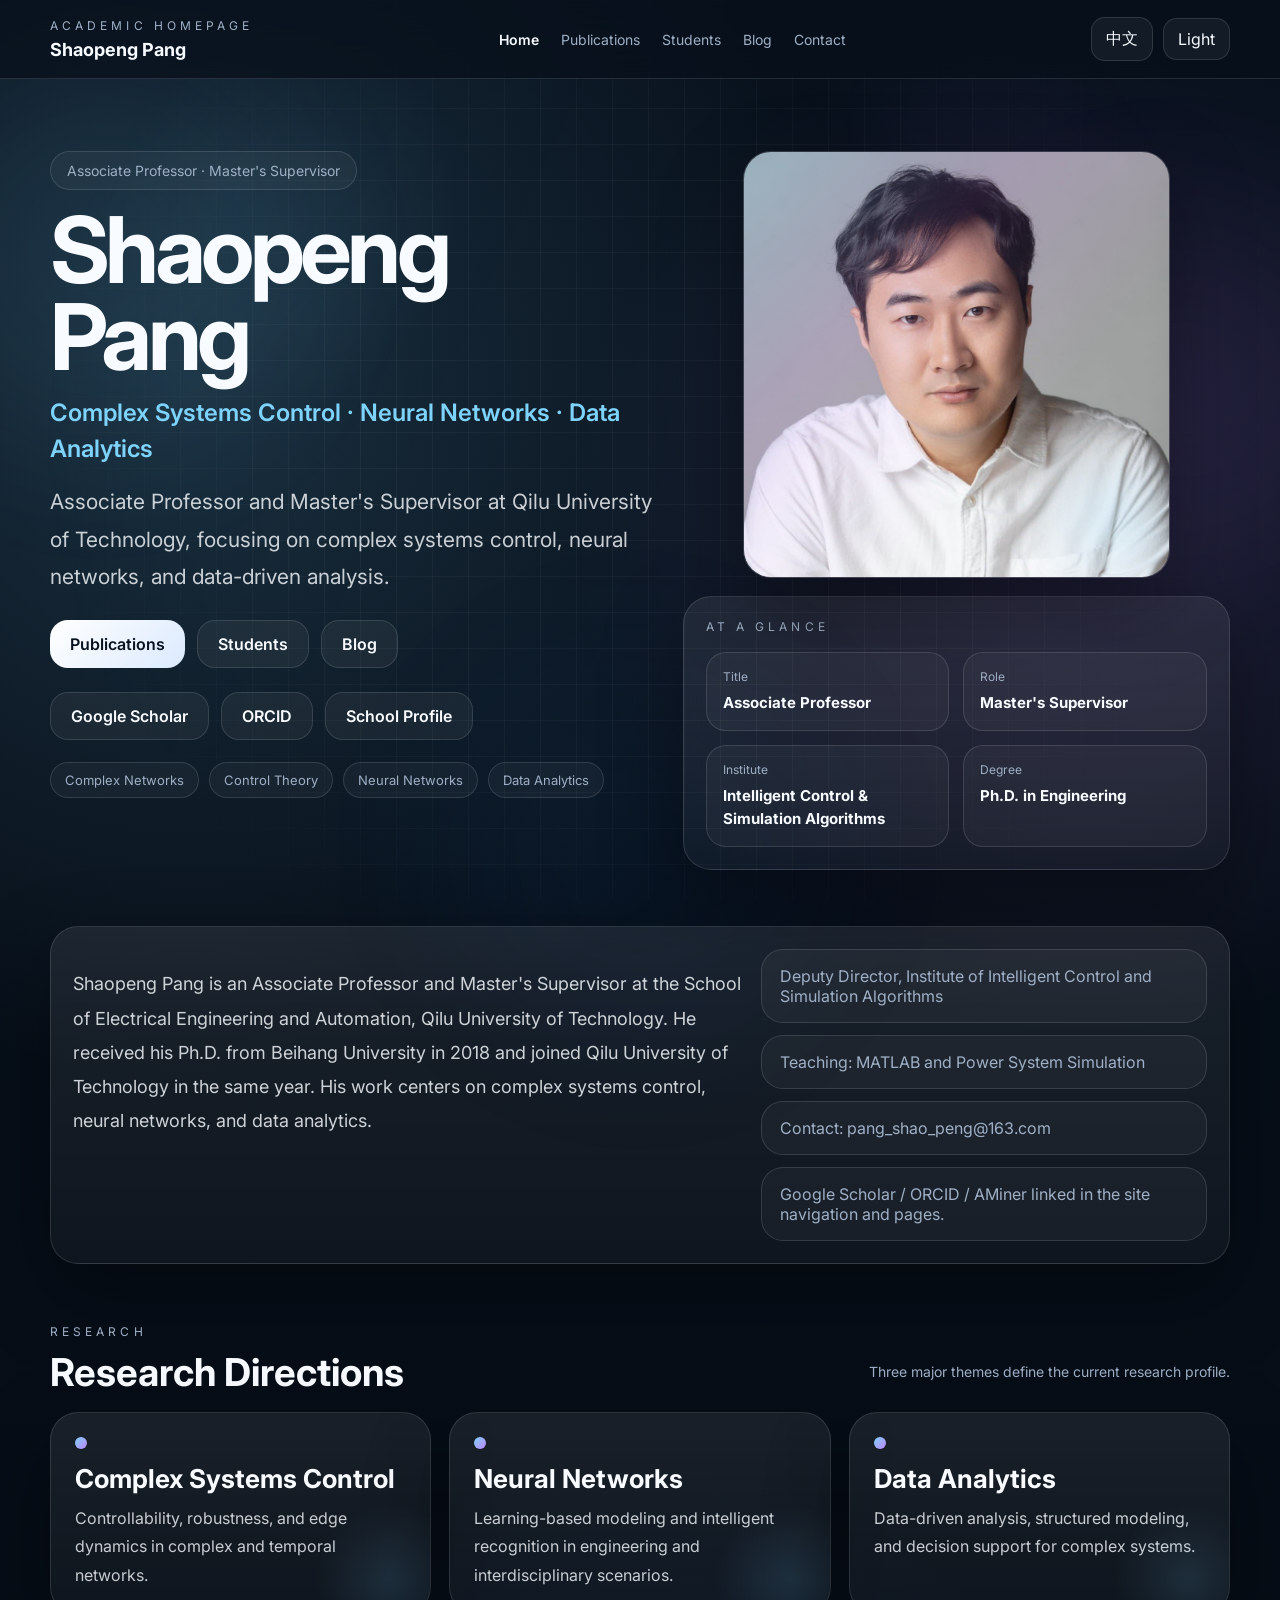
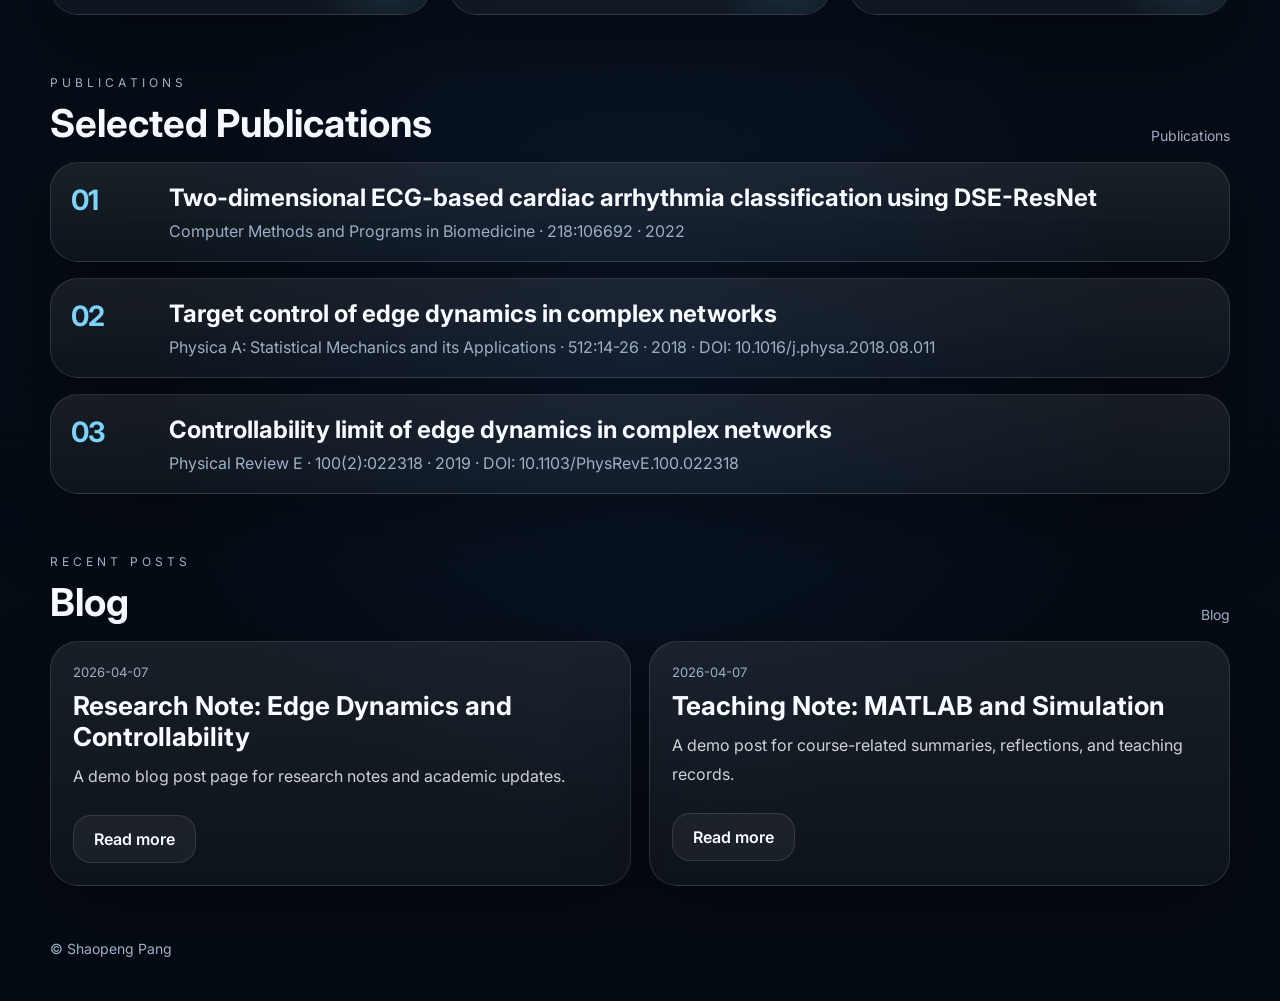
<file: index.html>
<!DOCTYPE html>
<html lang="en">
<head>
  <meta charset="UTF-8" />
  <meta name="viewport" content="width=device-width, initial-scale=1.0" />
  <title>Shaopeng Pang | Academic Homepage</title>
  <link rel="preconnect" href="https://fonts.googleapis.com">
  <link rel="preconnect" href="https://fonts.gstatic.com" crossorigin>
  <link href="https://fonts.googleapis.com/css2?family=Inter:wght@400;500;600;700;800&display=swap" rel="stylesheet">
  <link rel="stylesheet" href="style.css" />
</head>
<body data-theme="dark">
  <div class="bg-mesh"></div>
  <div class="bg-glow glow-a"></div>
  <div class="bg-glow glow-b"></div>
  <div class="bg-glow glow-c"></div>
  
  <header class="site-header">
    <div class="container nav-wrap">
      <a class="brand" href="index.html">
        <span class="brand-kicker" data-i18n="siteLabel">Academic Homepage</span>
        <span class="brand-name">Shaopeng Pang</span>
      </a>
      <nav class="desktop-nav">
        <a href="index.html" class="active" data-i18n="navHome">Home</a>
        <a href="publications.html" class="" data-i18n="navPublications">Publications</a>
        <a href="students.html" class="" data-i18n="navStudents">Students</a>
        <a href="blog.html" class="" data-i18n="navBlog">Blog</a>
        <a href="contact.html" class="" data-i18n="navContact">Contact</a>
      </nav>
      <div class="nav-actions">
        <button class="toggle-btn" id="langToggle">中文</button>
        <button class="toggle-btn" id="themeToggle">Light</button>
        <button class="menu-btn" id="menuBtn">Menu</button>
      </div>
    </div>
    <div class="mobile-nav" id="mobileNav">
      <a href="index.html" data-i18n="navHome">Home</a>
      <a href="publications.html" data-i18n="navPublications">Publications</a>
      <a href="students.html" data-i18n="navStudents">Students</a>
      <a href="blog.html" data-i18n="navBlog">Blog</a>
      <a href="contact.html" data-i18n="navContact">Contact</a>
    </div>
  </header>

  
<main>
<section class="hero container reveal">
  <div class="hero-copy">
    <div class="hero-meta" data-i18n="heroMeta">Associate Professor · Master's Supervisor</div>
    <h1>Shaopeng Pang</h1>
    <p class="hero-subtitle" data-i18n="heroSubtitle">Complex Systems Control · Neural Networks · Data Analytics</p>
    <p class="hero-text" data-i18n="heroText">Associate Professor and Master's Supervisor at Qilu University of Technology, focusing on complex systems control, neural networks, and data-driven analysis.</p>
    <div class="hero-links">
      <a class="primary-btn" href="publications.html" data-i18n="navPublications">Publications</a>
      <a class="secondary-btn" href="students.html" data-i18n="navStudents">Students</a>
      <a class="secondary-btn" href="blog.html" data-i18n="navBlog">Blog</a>
    </div>
    <div class="hero-links">
      <a class="secondary-btn" href="https://scholar.google.com/citations?user=oGCUEnEAAAAJ&hl=zh-CN" target="_blank" rel="noopener">Google Scholar</a>
      <a class="secondary-btn" href="https://orcid.org/0000-0001-6941-1834" target="_blank" rel="noopener">ORCID</a>
      <a class="secondary-btn" href="https://dqxy.qlu.edu.cn/2019/1228/c8150a141472/page.htm" target="_blank" rel="noopener" data-i18n="schoolProfile">School Profile</a>
    </div>
    <div class="keyword-row">
      <span class="chip" data-i18n="kw1">Complex Networks</span>
      <span class="chip" data-i18n="kw2">Control Theory</span>
      <span class="chip" data-i18n="kw3">Neural Networks</span>
      <span class="chip" data-i18n="kw4">Data Analytics</span>
    </div>
  </div>
  <div class="hero-side">
    <div class="portrait-card"><img src="psp.png" alt="Shaopeng Pang" class="portrait" /></div>
    <div class="focus-card">
      <div class="focus-title" data-i18n="focusTitle">At a Glance</div>
      <div class="focus-grid">
        <div class="mini-stat"><span class="mini-stat-label" data-i18n="statLabel1">Title</span><strong data-i18n="stat1">Associate Professor</strong></div>
        <div class="mini-stat"><span class="mini-stat-label" data-i18n="statLabel2">Role</span><strong data-i18n="stat2">Master's Supervisor</strong></div>
        <div class="mini-stat"><span class="mini-stat-label" data-i18n="statLabel3">Institute</span><strong data-i18n="stat3">Intelligent Control & Simulation Algorithms</strong></div>
        <div class="mini-stat"><span class="mini-stat-label" data-i18n="statLabel4">Degree</span><strong data-i18n="stat4">Ph.D. in Engineering</strong></div>
      </div>
    </div>
  </div>
</section>

<section class="container section reveal">
  <div class="feature-panel">
    <div class="feature-main">
      <p data-i18n="aboutText">Shaopeng Pang is an Associate Professor and Master's Supervisor at the School of Electrical Engineering and Automation, Qilu University of Technology. He received his Ph.D. from Beihang University in 2018 and joined Qilu University of Technology in the same year. His work centers on complex systems control, neural networks, and data analytics.</p>
    </div>
    <div class="feature-side">
      <div class="side-note" data-i18n="aboutPoint1">Deputy Director, Institute of Intelligent Control and Simulation Algorithms</div>
      <div class="side-note" data-i18n="aboutPoint2">Teaching: MATLAB and Power System Simulation</div>
      <div class="side-note" data-i18n="aboutPoint3">Contact: pang_shao_peng@163.com</div>
      <div class="side-note">Google Scholar / ORCID / AMiner linked in the site navigation and pages.</div>
    </div>
  </div>
</section>

<section class="container section reveal">
  <div class="section-head">
    <div><p class="section-kicker" data-i18n="researchKicker">Research</p><h2 data-i18n="researchTitle">Research Directions</h2></div>
    <p class="section-lead" data-i18n="researchLead">Three major themes define the current research profile.</p>
  </div>
  <div class="research-grid">
    <article class="research-card"><div class="research-dot"></div><h3 data-i18n="research1Title">Complex Systems Control</h3><p data-i18n="research1Text">Controllability, robustness, and edge dynamics in complex and temporal networks.</p></article>
    <article class="research-card"><div class="research-dot"></div><h3 data-i18n="research2Title">Neural Networks</h3><p data-i18n="research2Text">Learning-based modeling and intelligent recognition in engineering and interdisciplinary scenarios.</p></article>
    <article class="research-card"><div class="research-dot"></div><h3 data-i18n="research3Title">Data Analytics</h3><p data-i18n="research3Text">Data-driven analysis, structured modeling, and decision support for complex systems.</p></article>
  </div>
</section>

<section class="container section reveal">
  <div class="section-head">
    <div><p class="section-kicker" data-i18n="pubKicker">Publications</p><h2 data-i18n="pubTitle">Selected Publications</h2></div>
    <a class="inline-link" href="publications.html" data-i18n="navPublications">Publications</a>
  </div>
  <div class="publication-list">
    <article class="publication-item"><span class="pub-num">01</span><div><h3 data-i18n="pub1Title">Two-dimensional ECG-based cardiac arrhythmia classification using DSE-ResNet</h3><p data-i18n="pub1Meta">Computer Methods and Programs in Biomedicine · 218:106692 · 2022</p></div></article>
    <article class="publication-item"><span class="pub-num">02</span><div><h3 data-i18n="pub2Title">Target control of edge dynamics in complex networks</h3><p data-i18n="pub2Meta">Physica A: Statistical Mechanics and its Applications · 512:14-26 · 2018 · DOI: 10.1016/j.physa.2018.08.011</p></div></article>
    <article class="publication-item"><span class="pub-num">03</span><div><h3 data-i18n="pub3Title">Controllability limit of edge dynamics in complex networks</h3><p data-i18n="pub3Meta">Physical Review E · 100(2):022318 · 2019 · DOI: 10.1103/PhysRevE.100.022318</p></div></article>
  </div>
</section>

<section class="container section reveal">
  <div class="section-head">
    <div><p class="section-kicker" data-i18n="recentPosts">Recent Posts</p><h2 data-i18n="navBlog">Blog</h2></div>
    <a class="inline-link" href="blog.html" data-i18n="navBlog">Blog</a>
  </div>
  <div class="post-grid">
    <article class="post-card">
      <div class="post-meta">2026-04-07</div>
      <h3 data-i18n="post1Title">Research Note: Edge Dynamics and Controllability</h3>
      <p data-i18n="post1Text">A demo blog post page for research notes and academic updates.</p>
      <div class="hero-links"><a class="secondary-btn" href="posts/research-note-1.html" data-i18n="readMore">Read more</a></div>
    </article>
    <article class="post-card">
      <div class="post-meta">2026-04-07</div>
      <h3 data-i18n="post2Title">Teaching Note: MATLAB and Simulation</h3>
      <p data-i18n="post2Text">A demo post for course-related summaries, reflections, and teaching records.</p>
      <div class="hero-links"><a class="secondary-btn" href="posts/teaching-note-1.html" data-i18n="readMore">Read more</a></div>
    </article>
  </div>
</section>
</main>

  <footer class="site-footer container"><span>© Shaopeng Pang</span></footer>
  <script src="script.js"></script>
</body>
</html>
</file>
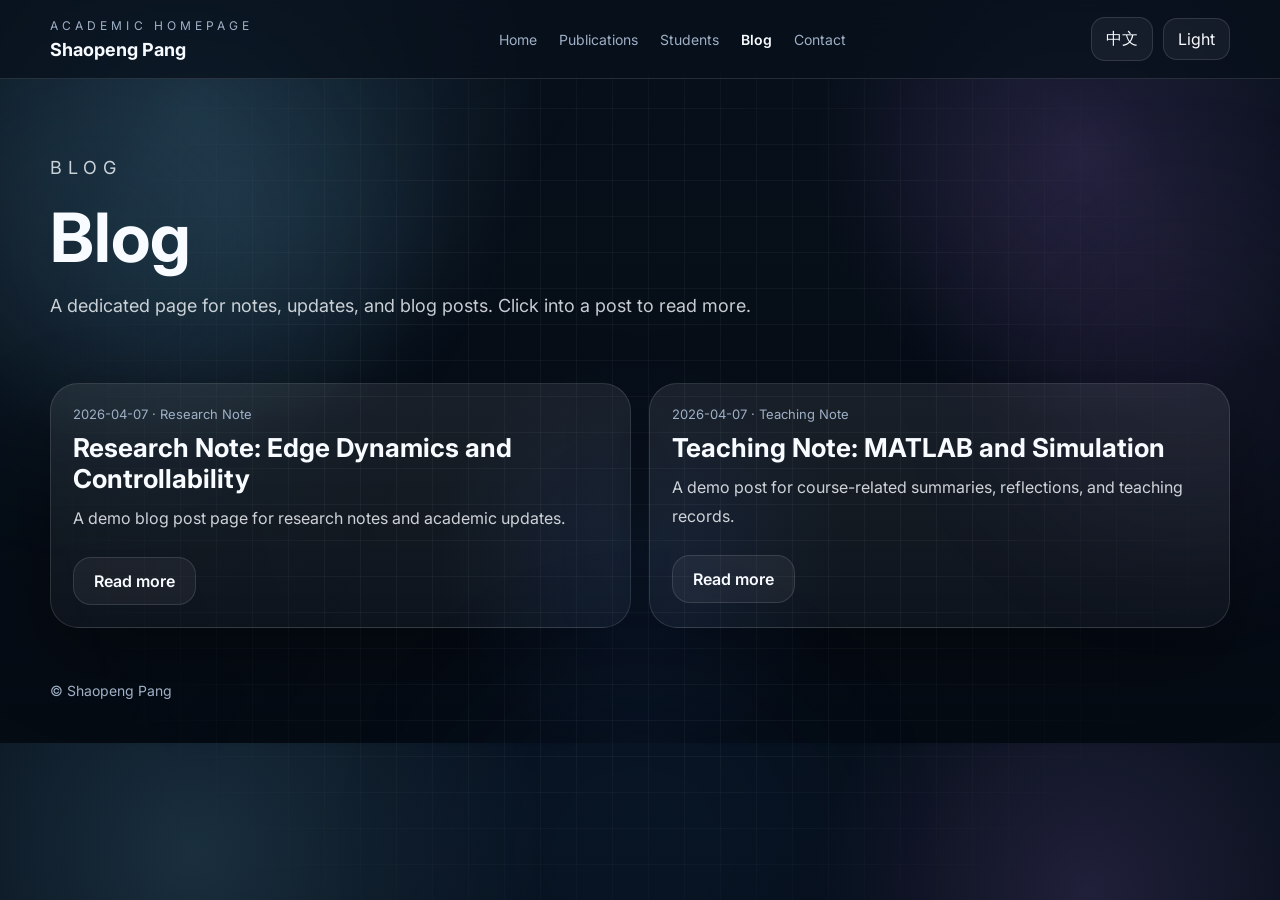
<file: blog.html>
<!DOCTYPE html>
<html lang="en">
<head>
  <meta charset="UTF-8" />
  <meta name="viewport" content="width=device-width, initial-scale=1.0" />
  <title>Blog | Shaopeng Pang</title>
  <link rel="preconnect" href="https://fonts.googleapis.com">
  <link rel="preconnect" href="https://fonts.gstatic.com" crossorigin>
  <link href="https://fonts.googleapis.com/css2?family=Inter:wght@400;500;600;700;800&display=swap" rel="stylesheet">
  <link rel="stylesheet" href="style.css" />
</head>
<body data-theme="dark">
  <div class="bg-mesh"></div>
  <div class="bg-glow glow-a"></div>
  <div class="bg-glow glow-b"></div>
  <div class="bg-glow glow-c"></div>
  
  <header class="site-header">
    <div class="container nav-wrap">
      <a class="brand" href="index.html">
        <span class="brand-kicker" data-i18n="siteLabel">Academic Homepage</span>
        <span class="brand-name">Shaopeng Pang</span>
      </a>
      <nav class="desktop-nav">
        <a href="index.html" class="" data-i18n="navHome">Home</a>
        <a href="publications.html" class="" data-i18n="navPublications">Publications</a>
        <a href="students.html" class="" data-i18n="navStudents">Students</a>
        <a href="blog.html" class="active" data-i18n="navBlog">Blog</a>
        <a href="contact.html" class="" data-i18n="navContact">Contact</a>
      </nav>
      <div class="nav-actions">
        <button class="toggle-btn" id="langToggle">中文</button>
        <button class="toggle-btn" id="themeToggle">Light</button>
        <button class="menu-btn" id="menuBtn">Menu</button>
      </div>
    </div>
    <div class="mobile-nav" id="mobileNav">
      <a href="index.html" data-i18n="navHome">Home</a>
      <a href="publications.html" data-i18n="navPublications">Publications</a>
      <a href="students.html" data-i18n="navStudents">Students</a>
      <a href="blog.html" data-i18n="navBlog">Blog</a>
      <a href="contact.html" data-i18n="navContact">Contact</a>
    </div>
  </header>

  
<main class="container">
  <section class="page-hero reveal">
    <p class="section-kicker" data-i18n="navBlog">Blog</p>
    <h1 data-i18n="pageBlogTitle">Blog</h1>
    <p data-i18n="pageBlogText">A dedicated page for notes, updates, and blog posts. Click into a post to read more.</p>
  </section>
  <section class="section reveal">
    <div class="post-grid">
      <article class="post-card">
        <div class="post-meta">2026-04-07 · Research Note</div>
        <h3 data-i18n="post1Title">Research Note: Edge Dynamics and Controllability</h3>
        <p data-i18n="post1Text">A demo blog post page for research notes and academic updates.</p>
        <div class="hero-links"><a class="secondary-btn" href="posts/research-note-1.html" data-i18n="readMore">Read more</a></div>
      </article>
      <article class="post-card">
        <div class="post-meta">2026-04-07 · Teaching Note</div>
        <h3 data-i18n="post2Title">Teaching Note: MATLAB and Simulation</h3>
        <p data-i18n="post2Text">A demo post for course-related summaries, reflections, and teaching records.</p>
        <div class="hero-links"><a class="secondary-btn" href="posts/teaching-note-1.html" data-i18n="readMore">Read more</a></div>
      </article>
    </div>
  </section>
</main>

  <footer class="site-footer container"><span>© Shaopeng Pang</span></footer>
  <script src="script.js"></script>
</body>
</html>
</file>
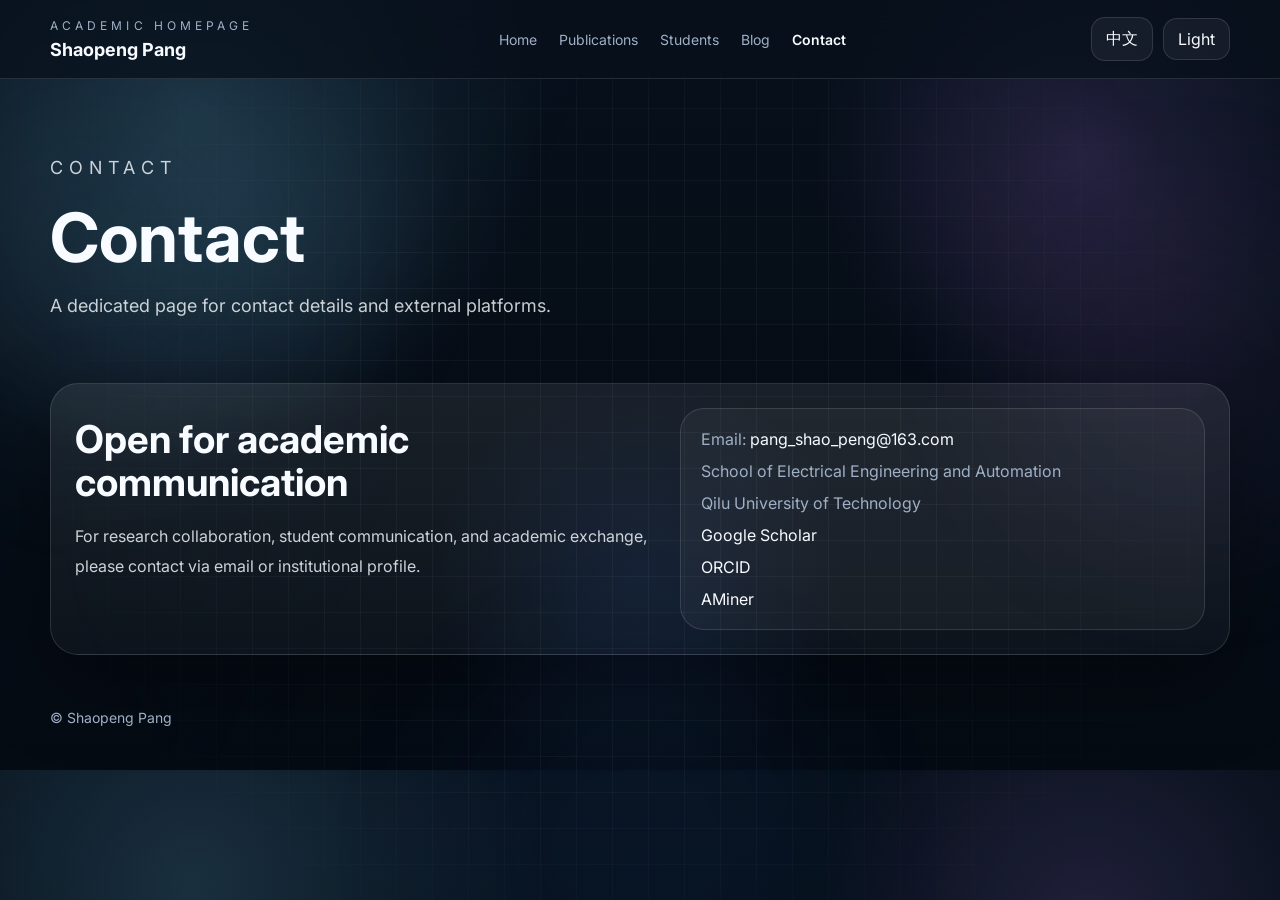
<file: contact.html>
<!DOCTYPE html>
<html lang="en">
<head>
  <meta charset="UTF-8" />
  <meta name="viewport" content="width=device-width, initial-scale=1.0" />
  <title>Contact | Shaopeng Pang</title>
  <link rel="preconnect" href="https://fonts.googleapis.com">
  <link rel="preconnect" href="https://fonts.gstatic.com" crossorigin>
  <link href="https://fonts.googleapis.com/css2?family=Inter:wght@400;500;600;700;800&display=swap" rel="stylesheet">
  <link rel="stylesheet" href="style.css" />
</head>
<body data-theme="dark">
  <div class="bg-mesh"></div>
  <div class="bg-glow glow-a"></div>
  <div class="bg-glow glow-b"></div>
  <div class="bg-glow glow-c"></div>
  
  <header class="site-header">
    <div class="container nav-wrap">
      <a class="brand" href="index.html">
        <span class="brand-kicker" data-i18n="siteLabel">Academic Homepage</span>
        <span class="brand-name">Shaopeng Pang</span>
      </a>
      <nav class="desktop-nav">
        <a href="index.html" class="" data-i18n="navHome">Home</a>
        <a href="publications.html" class="" data-i18n="navPublications">Publications</a>
        <a href="students.html" class="" data-i18n="navStudents">Students</a>
        <a href="blog.html" class="" data-i18n="navBlog">Blog</a>
        <a href="contact.html" class="active" data-i18n="navContact">Contact</a>
      </nav>
      <div class="nav-actions">
        <button class="toggle-btn" id="langToggle">中文</button>
        <button class="toggle-btn" id="themeToggle">Light</button>
        <button class="menu-btn" id="menuBtn">Menu</button>
      </div>
    </div>
    <div class="mobile-nav" id="mobileNav">
      <a href="index.html" data-i18n="navHome">Home</a>
      <a href="publications.html" data-i18n="navPublications">Publications</a>
      <a href="students.html" data-i18n="navStudents">Students</a>
      <a href="blog.html" data-i18n="navBlog">Blog</a>
      <a href="contact.html" data-i18n="navContact">Contact</a>
    </div>
  </header>

  
<main class="container">
  <section class="page-hero reveal">
    <p class="section-kicker" data-i18n="contactKicker">Contact</p>
    <h1 data-i18n="pageContactTitle">Contact</h1>
    <p data-i18n="pageContactText">A dedicated page for contact details and external platforms.</p>
  </section>
  <section class="section reveal">
    <div class="contact-panel">
      <div>
        <h2 data-i18n="contactTitle">Open for academic communication</h2>
        <p class="contact-text" data-i18n="contactText">For research collaboration, student communication, and academic exchange, please contact via email or institutional profile.</p>
      </div>
      <div class="contact-box">
        <div><span data-i18n="contactEmail">Email</span>: <a href="mailto:pang_shao_peng@163.com">pang_shao_peng@163.com</a></div>
        <div data-i18n="contactSchool">School of Electrical Engineering and Automation</div>
        <div data-i18n="contactUni">Qilu University of Technology</div>
        <div><a href="https://scholar.google.com/citations?user=oGCUEnEAAAAJ&hl=zh-CN" target="_blank" rel="noopener">Google Scholar</a></div>
        <div><a href="https://orcid.org/0000-0001-6941-1834" target="_blank" rel="noopener">ORCID</a></div>
        <div><a href="https://www.aminer.cn/profile/shaopeng-pang/53f434f5dabfaeee2299ddf6" target="_blank" rel="noopener">AMiner</a></div>
      </div>
    </div>
  </section>
</main>

  <footer class="site-footer container"><span>© Shaopeng Pang</span></footer>
  <script src="script.js"></script>
</body>
</html>
</file>
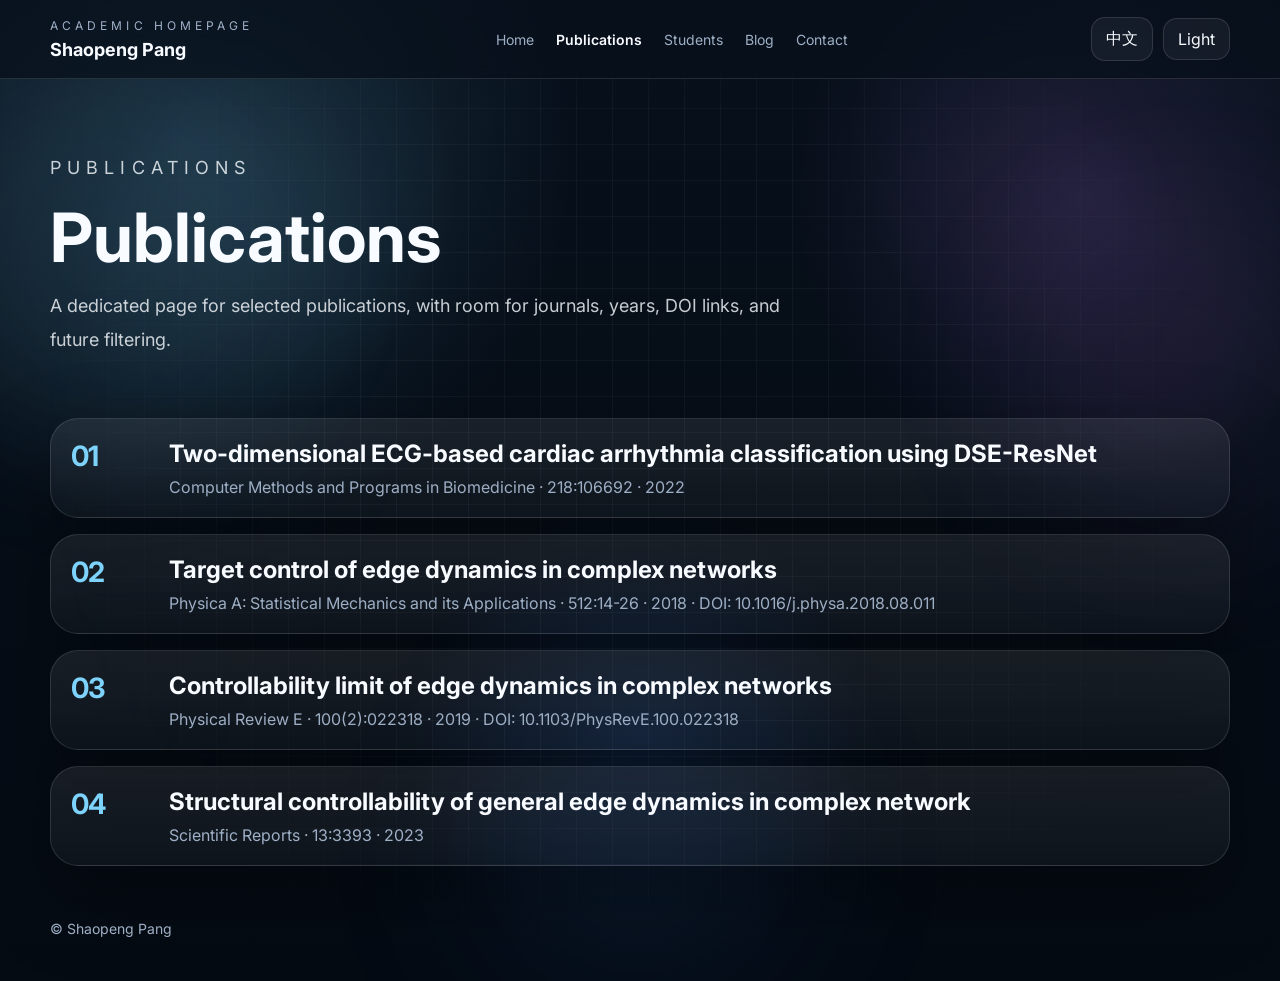
<file: publications.html>
<!DOCTYPE html>
<html lang="en">
<head>
  <meta charset="UTF-8" />
  <meta name="viewport" content="width=device-width, initial-scale=1.0" />
  <title>Publications | Shaopeng Pang</title>
  <link rel="preconnect" href="https://fonts.googleapis.com">
  <link rel="preconnect" href="https://fonts.gstatic.com" crossorigin>
  <link href="https://fonts.googleapis.com/css2?family=Inter:wght@400;500;600;700;800&display=swap" rel="stylesheet">
  <link rel="stylesheet" href="style.css" />
</head>
<body data-theme="dark">
  <div class="bg-mesh"></div>
  <div class="bg-glow glow-a"></div>
  <div class="bg-glow glow-b"></div>
  <div class="bg-glow glow-c"></div>
  
  <header class="site-header">
    <div class="container nav-wrap">
      <a class="brand" href="index.html">
        <span class="brand-kicker" data-i18n="siteLabel">Academic Homepage</span>
        <span class="brand-name">Shaopeng Pang</span>
      </a>
      <nav class="desktop-nav">
        <a href="index.html" class="" data-i18n="navHome">Home</a>
        <a href="publications.html" class="active" data-i18n="navPublications">Publications</a>
        <a href="students.html" class="" data-i18n="navStudents">Students</a>
        <a href="blog.html" class="" data-i18n="navBlog">Blog</a>
        <a href="contact.html" class="" data-i18n="navContact">Contact</a>
      </nav>
      <div class="nav-actions">
        <button class="toggle-btn" id="langToggle">中文</button>
        <button class="toggle-btn" id="themeToggle">Light</button>
        <button class="menu-btn" id="menuBtn">Menu</button>
      </div>
    </div>
    <div class="mobile-nav" id="mobileNav">
      <a href="index.html" data-i18n="navHome">Home</a>
      <a href="publications.html" data-i18n="navPublications">Publications</a>
      <a href="students.html" data-i18n="navStudents">Students</a>
      <a href="blog.html" data-i18n="navBlog">Blog</a>
      <a href="contact.html" data-i18n="navContact">Contact</a>
    </div>
  </header>

  
<main class="container">
  <section class="page-hero reveal">
    <p class="section-kicker" data-i18n="pubKicker">Publications</p>
    <h1 data-i18n="pagePubTitle">Publications</h1>
    <p data-i18n="pagePubText">A dedicated page for selected publications, with room for journals, years, DOI links, and future filtering.</p>
  </section>
  <section class="section reveal">
    <div class="publication-list">
      <article class="publication-item"><span class="pub-num">01</span><div><h3 data-i18n="pub1Title">Two-dimensional ECG-based cardiac arrhythmia classification using DSE-ResNet</h3><p data-i18n="pub1Meta">Computer Methods and Programs in Biomedicine · 218:106692 · 2022</p></div></article>
      <article class="publication-item"><span class="pub-num">02</span><div><h3 data-i18n="pub2Title">Target control of edge dynamics in complex networks</h3><p data-i18n="pub2Meta">Physica A: Statistical Mechanics and its Applications · 512:14-26 · 2018 · DOI: 10.1016/j.physa.2018.08.011</p></div></article>
      <article class="publication-item"><span class="pub-num">03</span><div><h3 data-i18n="pub3Title">Controllability limit of edge dynamics in complex networks</h3><p data-i18n="pub3Meta">Physical Review E · 100(2):022318 · 2019 · DOI: 10.1103/PhysRevE.100.022318</p></div></article>
      <article class="publication-item"><span class="pub-num">04</span><div><h3>Structural controllability of general edge dynamics in complex network</h3><p>Scientific Reports · 13:3393 · 2023</p></div></article>
    </div>
  </section>
</main>

  <footer class="site-footer container"><span>© Shaopeng Pang</span></footer>
  <script src="script.js"></script>
</body>
</html>
</file>
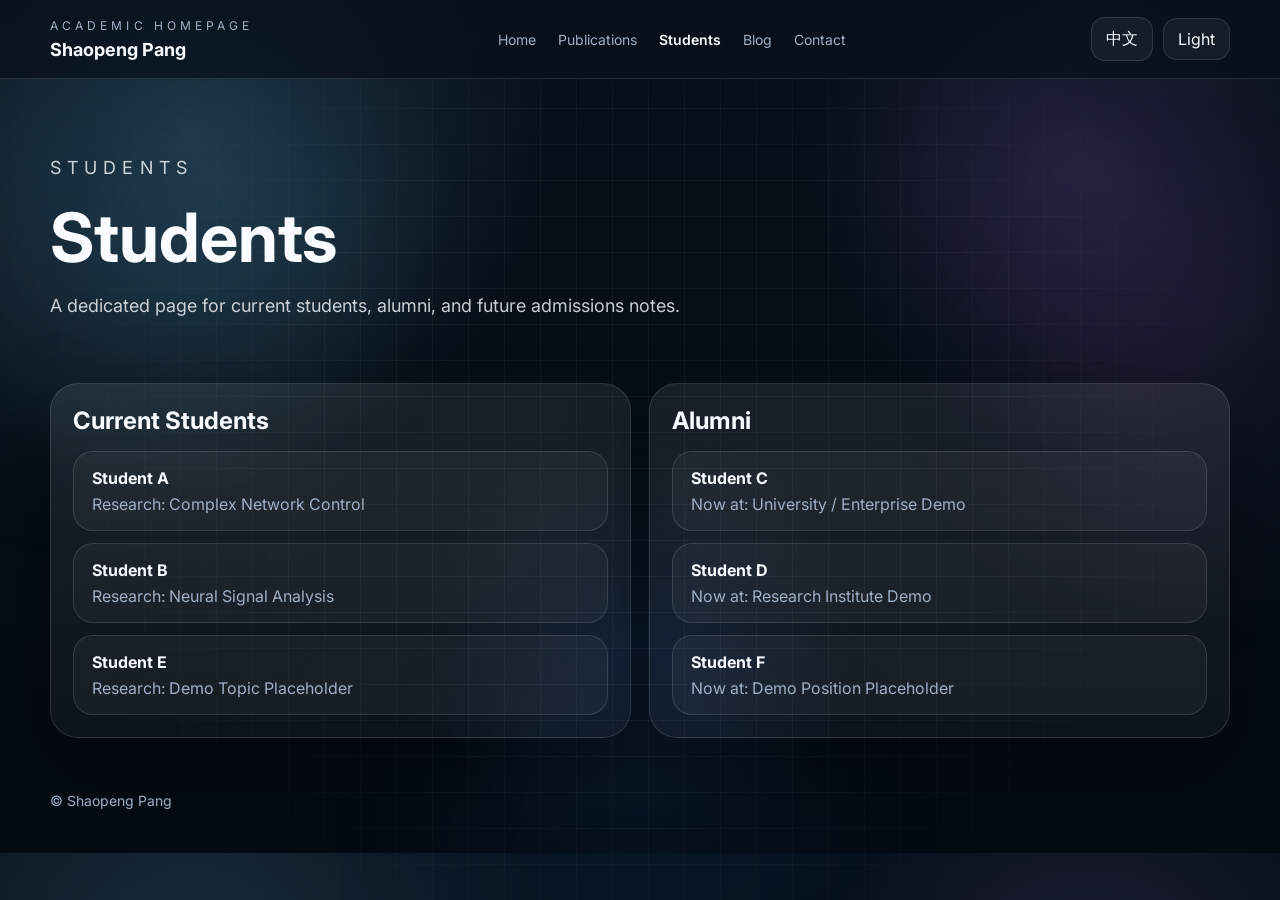
<file: students.html>
<!DOCTYPE html>
<html lang="en">
<head>
  <meta charset="UTF-8" />
  <meta name="viewport" content="width=device-width, initial-scale=1.0" />
  <title>Students | Shaopeng Pang</title>
  <link rel="preconnect" href="https://fonts.googleapis.com">
  <link rel="preconnect" href="https://fonts.gstatic.com" crossorigin>
  <link href="https://fonts.googleapis.com/css2?family=Inter:wght@400;500;600;700;800&display=swap" rel="stylesheet">
  <link rel="stylesheet" href="style.css" />
</head>
<body data-theme="dark">
  <div class="bg-mesh"></div>
  <div class="bg-glow glow-a"></div>
  <div class="bg-glow glow-b"></div>
  <div class="bg-glow glow-c"></div>
  
  <header class="site-header">
    <div class="container nav-wrap">
      <a class="brand" href="index.html">
        <span class="brand-kicker" data-i18n="siteLabel">Academic Homepage</span>
        <span class="brand-name">Shaopeng Pang</span>
      </a>
      <nav class="desktop-nav">
        <a href="index.html" class="" data-i18n="navHome">Home</a>
        <a href="publications.html" class="" data-i18n="navPublications">Publications</a>
        <a href="students.html" class="active" data-i18n="navStudents">Students</a>
        <a href="blog.html" class="" data-i18n="navBlog">Blog</a>
        <a href="contact.html" class="" data-i18n="navContact">Contact</a>
      </nav>
      <div class="nav-actions">
        <button class="toggle-btn" id="langToggle">中文</button>
        <button class="toggle-btn" id="themeToggle">Light</button>
        <button class="menu-btn" id="menuBtn">Menu</button>
      </div>
    </div>
    <div class="mobile-nav" id="mobileNav">
      <a href="index.html" data-i18n="navHome">Home</a>
      <a href="publications.html" data-i18n="navPublications">Publications</a>
      <a href="students.html" data-i18n="navStudents">Students</a>
      <a href="blog.html" data-i18n="navBlog">Blog</a>
      <a href="contact.html" data-i18n="navContact">Contact</a>
    </div>
  </header>

  
<main class="container">
  <section class="page-hero reveal">
    <p class="section-kicker" data-i18n="studentKicker">Students</p>
    <h1 data-i18n="pageStuTitle">Students</h1>
    <p data-i18n="pageStuText">A dedicated page for current students, alumni, and future admissions notes.</p>
  </section>
  <section class="section reveal">
    <div class="student-grid">
      <div class="student-panel">
        <h3 data-i18n="currentStudents">Current Students</h3>
        <div class="student-card"><strong>Student A</strong><span data-i18n="studentADirection">Research: Complex Network Control</span></div>
        <div class="student-card"><strong>Student B</strong><span data-i18n="studentBDirection">Research: Neural Signal Analysis</span></div>
        <div class="student-card"><strong>Student E</strong><span>Research: Demo Topic Placeholder</span></div>
      </div>
      <div class="student-panel">
        <h3 data-i18n="alumniStudents">Alumni</h3>
        <div class="student-card"><strong>Student C</strong><span data-i18n="studentCDirection">Now at: University / Enterprise Demo</span></div>
        <div class="student-card"><strong>Student D</strong><span data-i18n="studentDDirection">Now at: Research Institute Demo</span></div>
        <div class="student-card"><strong>Student F</strong><span>Now at: Demo Position Placeholder</span></div>
      </div>
    </div>
  </section>
</main>

  <footer class="site-footer container"><span>© Shaopeng Pang</span></footer>
  <script src="script.js"></script>
</body>
</html>
</file>
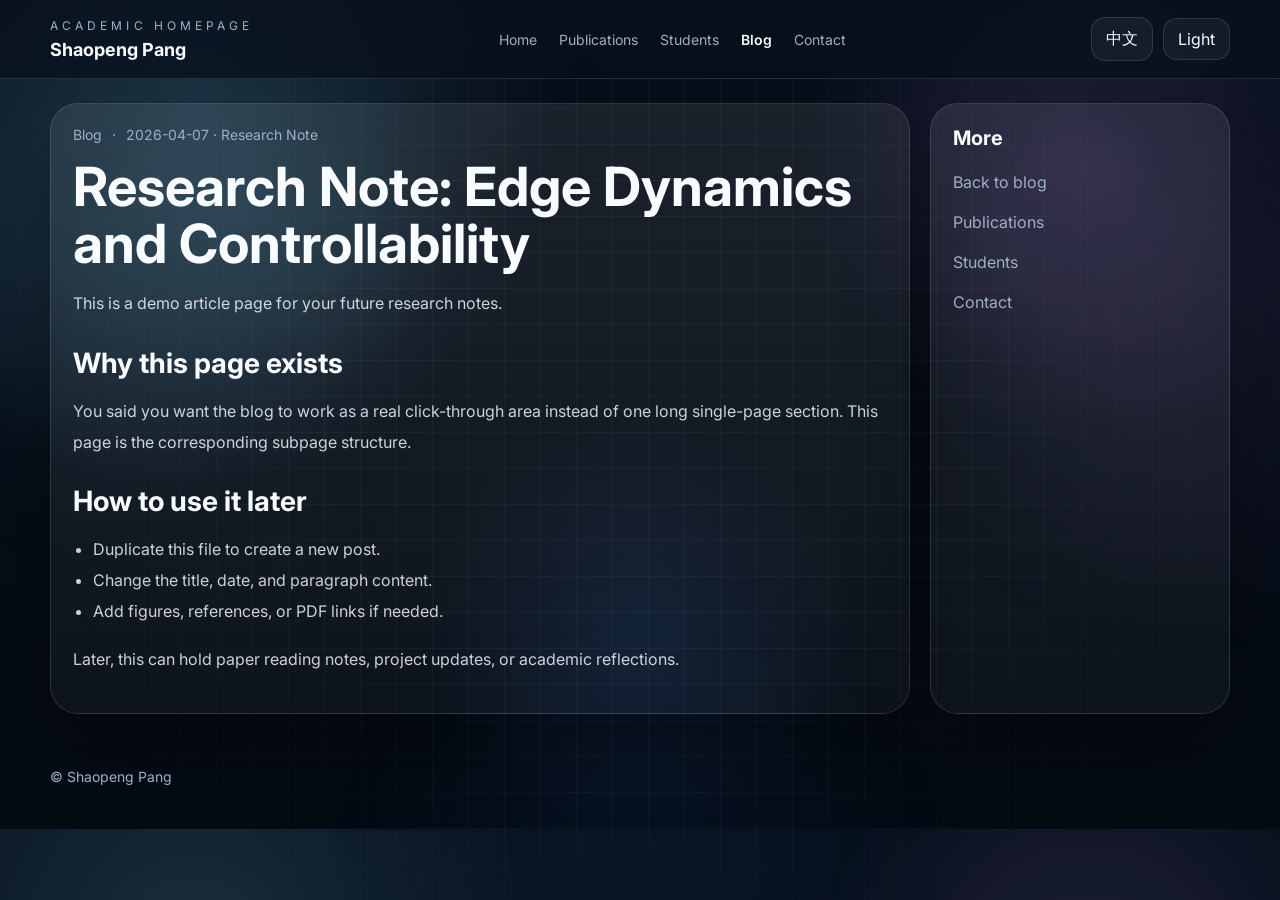
<file: posts/research-note-1.html>
<!DOCTYPE html>
<html lang="en">
<head>
  <meta charset="UTF-8" />
  <meta name="viewport" content="width=device-width, initial-scale=1.0" />
  <title>Research Note: Edge Dynamics and Controllability</title>
  <link rel="preconnect" href="https://fonts.googleapis.com">
  <link rel="preconnect" href="https://fonts.gstatic.com" crossorigin>
  <link href="https://fonts.googleapis.com/css2?family=Inter:wght@400;500;600;700;800&display=swap" rel="stylesheet">
  <link rel="stylesheet" href="../style.css" />
</head>
<body data-theme="dark">
  <div class="bg-mesh"></div>
  <div class="bg-glow glow-a"></div>
  <div class="bg-glow glow-b"></div>
  <div class="bg-glow glow-c"></div>
  <header class="site-header">
    <div class="container nav-wrap">
      <a class="brand" href="../index.html"><span class="brand-kicker">Academic Homepage</span><span class="brand-name">Shaopeng Pang</span></a>
      <nav class="desktop-nav">
        <a href="../index.html">Home</a>
        <a href="../publications.html">Publications</a>
        <a href="../students.html">Students</a>
        <a href="../blog.html" class="active">Blog</a>
        <a href="../contact.html">Contact</a>
      </nav>
      <div class="nav-actions">
        <button class="toggle-btn" id="langToggle">中文</button>
        <button class="toggle-btn" id="themeToggle">Light</button>
        <button class="menu-btn" id="menuBtn">Menu</button>
      </div>
    </div>
    <div class="mobile-nav" id="mobileNav">
      <a href="../index.html">Home</a>
      <a href="../publications.html">Publications</a>
      <a href="../students.html">Students</a>
      <a href="../blog.html">Blog</a>
      <a href="../contact.html">Contact</a>
    </div>
  </header>
  <main class="container section">
    <div class="post-layout reveal">
      <article class="post-content simple-card">
        <div class="breadcrumb"><a href="../blog.html">Blog</a><span>·</span><span>2026-04-07 · Research Note</span></div>
        <h1>Research Note: Edge Dynamics and Controllability</h1>
        
<p>This is a demo article page for your future research notes.</p>
<h2>Why this page exists</h2>
<p>You said you want the blog to work as a real click-through area instead of one long single-page section. This page is the corresponding subpage structure.</p>
<h2>How to use it later</h2>
<ul>
  <li>Duplicate this file to create a new post.</li>
  <li>Change the title, date, and paragraph content.</li>
  <li>Add figures, references, or PDF links if needed.</li>
</ul>
<p>Later, this can hold paper reading notes, project updates, or academic reflections.</p>

      </article>
      <aside class="post-sidebar simple-card">
        <h3>More</h3>
        <a href="../blog.html">Back to blog</a>
        <a href="../publications.html">Publications</a>
        <a href="../students.html">Students</a>
        <a href="../contact.html">Contact</a>
      </aside>
    </div>
  </main>
  <footer class="site-footer container"><span>© Shaopeng Pang</span></footer>
  <script src="../script.js"></script>
</body>
</html>
</file>
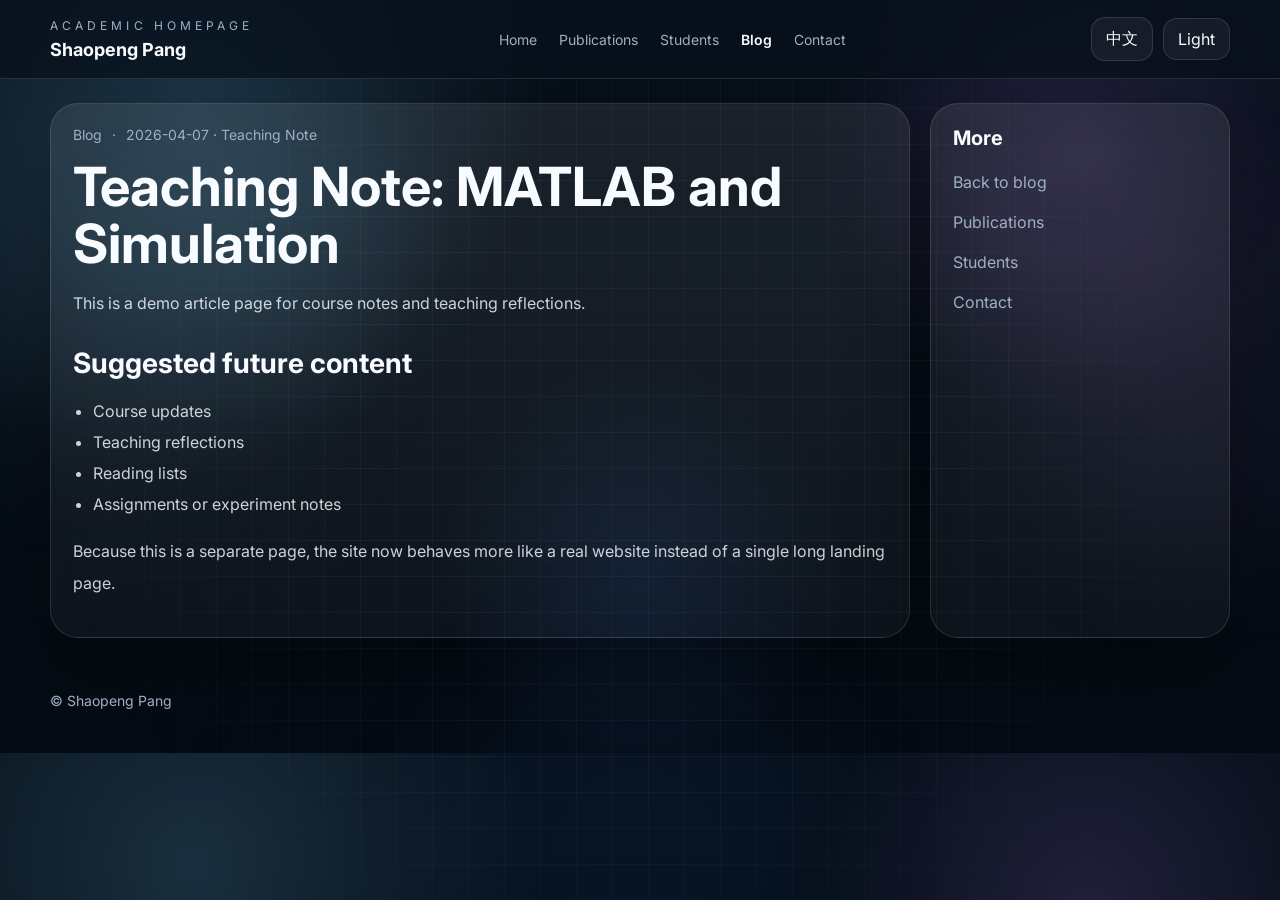
<file: posts/teaching-note-1.html>
<!DOCTYPE html>
<html lang="en">
<head>
  <meta charset="UTF-8" />
  <meta name="viewport" content="width=device-width, initial-scale=1.0" />
  <title>Teaching Note: MATLAB and Simulation</title>
  <link rel="preconnect" href="https://fonts.googleapis.com">
  <link rel="preconnect" href="https://fonts.gstatic.com" crossorigin>
  <link href="https://fonts.googleapis.com/css2?family=Inter:wght@400;500;600;700;800&display=swap" rel="stylesheet">
  <link rel="stylesheet" href="../style.css" />
</head>
<body data-theme="dark">
  <div class="bg-mesh"></div>
  <div class="bg-glow glow-a"></div>
  <div class="bg-glow glow-b"></div>
  <div class="bg-glow glow-c"></div>
  <header class="site-header">
    <div class="container nav-wrap">
      <a class="brand" href="../index.html"><span class="brand-kicker">Academic Homepage</span><span class="brand-name">Shaopeng Pang</span></a>
      <nav class="desktop-nav">
        <a href="../index.html">Home</a>
        <a href="../publications.html">Publications</a>
        <a href="../students.html">Students</a>
        <a href="../blog.html" class="active">Blog</a>
        <a href="../contact.html">Contact</a>
      </nav>
      <div class="nav-actions">
        <button class="toggle-btn" id="langToggle">中文</button>
        <button class="toggle-btn" id="themeToggle">Light</button>
        <button class="menu-btn" id="menuBtn">Menu</button>
      </div>
    </div>
    <div class="mobile-nav" id="mobileNav">
      <a href="../index.html">Home</a>
      <a href="../publications.html">Publications</a>
      <a href="../students.html">Students</a>
      <a href="../blog.html">Blog</a>
      <a href="../contact.html">Contact</a>
    </div>
  </header>
  <main class="container section">
    <div class="post-layout reveal">
      <article class="post-content simple-card">
        <div class="breadcrumb"><a href="../blog.html">Blog</a><span>·</span><span>2026-04-07 · Teaching Note</span></div>
        <h1>Teaching Note: MATLAB and Simulation</h1>
        
<p>This is a demo article page for course notes and teaching reflections.</p>
<h2>Suggested future content</h2>
<ul>
  <li>Course updates</li>
  <li>Teaching reflections</li>
  <li>Reading lists</li>
  <li>Assignments or experiment notes</li>
</ul>
<p>Because this is a separate page, the site now behaves more like a real website instead of a single long landing page.</p>

      </article>
      <aside class="post-sidebar simple-card">
        <h3>More</h3>
        <a href="../blog.html">Back to blog</a>
        <a href="../publications.html">Publications</a>
        <a href="../students.html">Students</a>
        <a href="../contact.html">Contact</a>
      </aside>
    </div>
  </main>
  <footer class="site-footer container"><span>© Shaopeng Pang</span></footer>
  <script src="../script.js"></script>
</body>
</html>
</file>
<file: style.css>
*{box-sizing:border-box}
:root{
  --bg:#07101b;
  --bg-soft:#0d1727;
  --card:rgba(255,255,255,.06);
  --border:rgba(255,255,255,.12);
  --text:#f8fbff;
  --muted:#9fb0c6;
  --accent:#7dd3fc;
  --accent2:#c084fc;
  --shadow:0 30px 80px rgba(0,0,0,.35);
  --radius:28px;
}
body[data-theme="light"]{
  --bg:#f3f8fd;
  --bg-soft:#ffffff;
  --card:rgba(255,255,255,.9);
  --border:rgba(15,23,42,.1);
  --text:#102033;
  --muted:#5b6b80;
  --accent:#0284c7;
  --accent2:#7c3aed;
  --shadow:0 18px 45px rgba(31,41,55,.08);
}
html{scroll-behavior:smooth}
body{
  margin:0;font-family:Inter,system-ui,sans-serif;color:var(--text);
  background:
    radial-gradient(circle at 15% 15%, rgba(125,211,252,.16), transparent 28%),
    radial-gradient(circle at 85% 20%, rgba(192,132,252,.14), transparent 22%),
    radial-gradient(circle at 50% 75%, rgba(59,130,246,.10), transparent 24%),
    linear-gradient(180deg,var(--bg),#050b13 100%);
  overflow-x:hidden;
}
a{text-decoration:none;color:inherit}
img{display:block;max-width:100%}
.container{width:min(1180px,calc(100% - 34px));margin:0 auto;position:relative;z-index:2}
.bg-mesh{
  position:fixed;inset:0;pointer-events:none;z-index:0;
  background-image:
    linear-gradient(to right, rgba(255,255,255,.04) 1px, transparent 1px),
    linear-gradient(to bottom, rgba(255,255,255,.04) 1px, transparent 1px),
    linear-gradient(115deg, rgba(125,211,252,.05), transparent 38%),
    radial-gradient(circle at 18% 22%, rgba(125,211,252,.10), transparent 18%),
    radial-gradient(circle at 84% 16%, rgba(192,132,252,.08), transparent 18%);
  background-size:36px 36px, 36px 36px, auto, auto, auto;
  mask-image:radial-gradient(circle at center, black 40%, transparent 78%);
}
body[data-theme="light"] .bg-mesh{
  background-image:
    linear-gradient(to right, rgba(15,23,42,.04) 1px, transparent 1px),
    linear-gradient(to bottom, rgba(15,23,42,.04) 1px, transparent 1px),
    linear-gradient(115deg, rgba(2,132,199,.05), transparent 38%),
    radial-gradient(circle at 18% 22%, rgba(2,132,199,.08), transparent 18%),
    radial-gradient(circle at 84% 16%, rgba(124,58,237,.06), transparent 18%);
}
.bg-glow{position:fixed;border-radius:999px;filter:blur(95px);pointer-events:none;z-index:0;opacity:.48}
.glow-a{width:360px;height:360px;left:-80px;top:8%;background:rgba(125,211,252,.18)}
.glow-b{width:320px;height:320px;right:-60px;top:24%;background:rgba(192,132,252,.16)}
.glow-c{width:380px;height:380px;left:35%;bottom:-140px;background:rgba(59,130,246,.12)}
.site-header{
  position:sticky;top:0;z-index:50;backdrop-filter:blur(18px);
  background:rgba(7,16,27,.72);border-bottom:1px solid var(--border);
}
body[data-theme="light"] .site-header{background:rgba(243,248,253,.76)}
.nav-wrap{min-height:78px;display:flex;align-items:center;justify-content:space-between;gap:18px}
.brand{display:flex;flex-direction:column}
.brand-kicker{font-size:12px;letter-spacing:.34em;text-transform:uppercase;color:var(--muted)}
.brand-name{margin-top:6px;font-weight:700;font-size:18px}
.desktop-nav{display:flex;gap:22px;color:var(--muted);font-size:14px;flex-wrap:wrap}
.desktop-nav a{padding:8px 0}
.desktop-nav a:hover,.mobile-nav a:hover{color:var(--text)}
.desktop-nav a.active{color:var(--text);font-weight:600}
.nav-actions{display:flex;gap:10px;align-items:center}
.toggle-btn,.menu-btn{
  border:1px solid var(--border);background:rgba(255,255,255,.05);color:var(--text);
  border-radius:14px;padding:10px 14px;font:inherit;cursor:pointer;
}
.menu-btn{display:none}
.mobile-nav{display:none;flex-direction:column;gap:12px;padding:0 18px 18px;color:var(--muted)}
.mobile-nav.open{display:flex}

.hero{padding:72px 0 32px;display:grid;grid-template-columns:1.05fr .95fr;gap:28px;align-items:start}
.hero-meta{display:inline-flex;padding:10px 16px;border:1px solid var(--border);border-radius:999px;background:rgba(255,255,255,.04);color:var(--muted);font-size:14px}
.hero h1{margin:16px 0 0;font-size:clamp(50px,8vw,92px);line-height:.95;letter-spacing:-.05em}
.hero-subtitle{margin:14px 0 0;font-size:clamp(18px,2vw,24px);line-height:1.5;color:var(--accent);font-weight:600}
.hero-text{max-width:700px;margin:16px 0 0;font-size:clamp(18px,2vw,21px);line-height:1.8;color:color-mix(in srgb,var(--text) 80%, transparent)}
.hero-links{display:flex;gap:12px;flex-wrap:wrap;margin-top:24px}
.primary-btn,.secondary-btn{
  min-height:48px;display:inline-flex;align-items:center;justify-content:center;padding:0 20px;border-radius:18px;
  font-weight:600;transition:transform .18s ease
}
.primary-btn{background:linear-gradient(135deg,#fff,#dbeafe);color:#08131f}
.secondary-btn{border:1px solid var(--border);background:rgba(255,255,255,.05)}
.primary-btn:hover,.secondary-btn:hover,.platform-card:hover,.research-card:hover,.publication-item:hover,.student-card:hover,.post-card:hover{transform:translateY(-2px)}
.keyword-row{display:flex;flex-wrap:wrap;gap:10px;margin-top:22px}
.chip{padding:9px 14px;border-radius:999px;border:1px solid var(--border);background:rgba(255,255,255,.04);color:var(--muted);font-size:13px}
.hero-side{display:grid;gap:18px;justify-items:center}
.portrait-card,.focus-card,.feature-panel,.research-card,.publication-item,.student-panel,.platform-card,.contact-panel,.post-card,.simple-card{
  border:1px solid var(--border);border-radius:var(--radius);background:linear-gradient(180deg,rgba(255,255,255,.08),rgba(255,255,255,.035));box-shadow:var(--shadow)
}
.portrait-card{
  overflow:hidden;
  min-height:300px;
  max-width:78%;
  width:100%;
  justify-self:center;
  margin:0 auto;
  position:relative;
}
.portrait-card::before{
  content:"";
  position:absolute;
  inset:-1px;
  border-radius:inherit;
  background:linear-gradient(135deg, rgba(125,211,252,.28), rgba(192,132,252,.18), transparent 65%);
  pointer-events:none;
}
.portrait-card::after{
  content:"";
  position:absolute;
  width:180px;
  height:180px;
  right:-36px;
  bottom:-36px;
  border-radius:50%;
  background:radial-gradient(circle, rgba(125,211,252,.22), transparent 68%);
  filter:blur(16px);
  pointer-events:none;
}
.portrait{width:100%;height:100%;min-height:300px;object-fit:cover}
.focus-card,.simple-card{padding:22px}
.focus-title,.section-kicker{font-size:12px;letter-spacing:.34em;text-transform:uppercase;color:var(--muted)}
.focus-grid{display:grid;grid-template-columns:repeat(2,minmax(0,1fr));gap:14px;margin-top:18px}
.mini-stat{padding:16px;border-radius:20px;border:1px solid var(--border);background:rgba(255,255,255,.04)}
.mini-stat-label{display:block;font-size:12px;color:var(--muted);margin-bottom:8px}
.mini-stat strong{font-size:15px;line-height:1.5}
.section{padding:24px 0}
.section-head{display:flex;align-items:end;justify-content:space-between;gap:20px;margin-bottom:18px}
.section-head h2,.contact-panel h2{margin:10px 0 0;font-size:clamp(30px,3vw,42px);line-height:1.1}
.section-lead,.inline-link{color:var(--muted);font-size:14px}
.feature-panel{display:grid;grid-template-columns:1.2fr .8fr;gap:18px;padding:22px}
.feature-main{font-size:18px;line-height:1.9;color:color-mix(in srgb,var(--text) 82%, transparent)}
.feature-side{display:grid;gap:12px}
.side-note{padding:16px 18px;border-radius:22px;border:1px solid var(--border);background:rgba(255,255,255,.04);color:var(--muted)}
.research-grid{display:grid;grid-template-columns:repeat(3,minmax(0,1fr));gap:18px}
.research-card{padding:24px;position:relative;overflow:hidden;transition:transform .18s ease}
.research-card::after{content:"";position:absolute;right:-35px;bottom:-40px;width:150px;height:150px;border-radius:50%;background:radial-gradient(circle, rgba(125,211,252,.12), transparent 70%)}
.research-dot{width:12px;height:12px;border-radius:50%;background:linear-gradient(135deg,var(--accent),var(--accent2));margin-bottom:14px}
.research-card h3{margin:0 0 10px;font-size:26px}
.research-card p{margin:0;color:color-mix(in srgb,var(--text) 80%, transparent);line-height:1.8}
.publication-list{display:grid;gap:16px}
.publication-item{display:grid;grid-template-columns:86px 1fr;gap:12px;padding:20px;transition:transform .18s ease}
.pub-num{font-size:28px;font-weight:700;color:var(--accent);letter-spacing:-.04em}
.publication-item h3{margin:0 0 8px;font-size:24px;line-height:1.25}
.publication-item p{margin:0;color:var(--muted)}
.student-grid{display:grid;grid-template-columns:repeat(2,minmax(0,1fr));gap:18px}
.student-panel{padding:22px}
.student-panel h3{margin:0 0 16px;font-size:24px}
.student-card{display:flex;flex-direction:column;gap:6px;padding:16px 18px;border-radius:20px;border:1px solid var(--border);background:rgba(255,255,255,.04);margin-top:12px;transition:transform .18s ease}
.student-card span{color:var(--muted)}
.links-grid{display:grid;grid-template-columns:repeat(3,minmax(0,1fr));gap:18px}
.platform-card{min-height:122px;padding:20px;display:flex;flex-direction:column;justify-content:space-between;transition:transform .18s ease}
.platform-name{font-size:22px;font-weight:700}
.platform-desc{color:var(--muted);line-height:1.7}
.contact-panel{display:grid;grid-template-columns:1.05fr .95fr;gap:24px;padding:24px}
.contact-text{margin-top:18px;max-width:720px;color:color-mix(in srgb,var(--text) 82%, transparent);line-height:1.9}
.contact-box{border:1px solid var(--border);border-radius:24px;padding:20px;background:rgba(255,255,255,.04);display:grid;gap:12px;color:var(--muted)}
.contact-box a{color:var(--text)}
.page-hero{padding:54px 0 18px}
.page-hero h1{margin:10px 0 0;font-size:clamp(38px,6vw,68px);line-height:1}
.page-hero p{max-width:760px;color:color-mix(in srgb,var(--text) 80%, transparent);line-height:1.9;font-size:18px}
.post-grid{display:grid;grid-template-columns:repeat(2,minmax(0,1fr));gap:18px}
.post-card{padding:22px;transition:transform .18s ease}
.post-meta{font-size:13px;color:var(--muted);margin-bottom:10px}
.post-card h3{margin:0 0 10px;font-size:26px}
.post-card p{margin:0;color:color-mix(in srgb,var(--text) 82%, transparent);line-height:1.8}
.post-layout{display:grid;grid-template-columns:minmax(0,1fr) 300px;gap:20px}
.post-content,.post-sidebar{padding:22px}
.post-content h1{margin:0 0 14px;font-size:clamp(34px,5vw,54px);line-height:1.05}
.post-content h2{margin:26px 0 10px;font-size:28px}
.post-content p,.post-content li{line-height:1.95;color:color-mix(in srgb,var(--text) 82%, transparent)}
.post-content ul{padding-left:20px}
.post-sidebar h3{margin:0 0 12px;font-size:20px}
.post-sidebar a{display:block;padding:10px 0;color:var(--muted)}
.breadcrumb{display:flex;gap:10px;align-items:center;color:var(--muted);font-size:14px;margin-bottom:16px}
.site-footer{padding:30px 0 44px;color:var(--muted);font-size:14px}
.reveal{opacity:0;transform:translateY(18px);transition:opacity .6s ease, transform .6s ease}
.reveal.visible{opacity:1;transform:none}
@media (max-width:1100px){
  .hero,.feature-panel,.contact-panel,.research-grid,.student-grid,.links-grid,.post-grid,.post-layout{grid-template-columns:1fr}
  .focus-grid{grid-template-columns:1fr 1fr}
}
@media (max-width:820px){
  .desktop-nav{display:none}
  .menu-btn{display:inline-flex}
  .container{width:min(1180px,calc(100% - 22px))}
  .hero{padding-top:46px}
  .hero-links{flex-direction:column}
  .primary-btn,.secondary-btn{width:100%}
  .section-head{flex-direction:column;align-items:start}
  .publication-item{grid-template-columns:1fr}
  .focus-grid{grid-template-columns:1fr}
}

@media (max-width:1100px){
  .portrait-card{max-width:100%}
}
</file>
